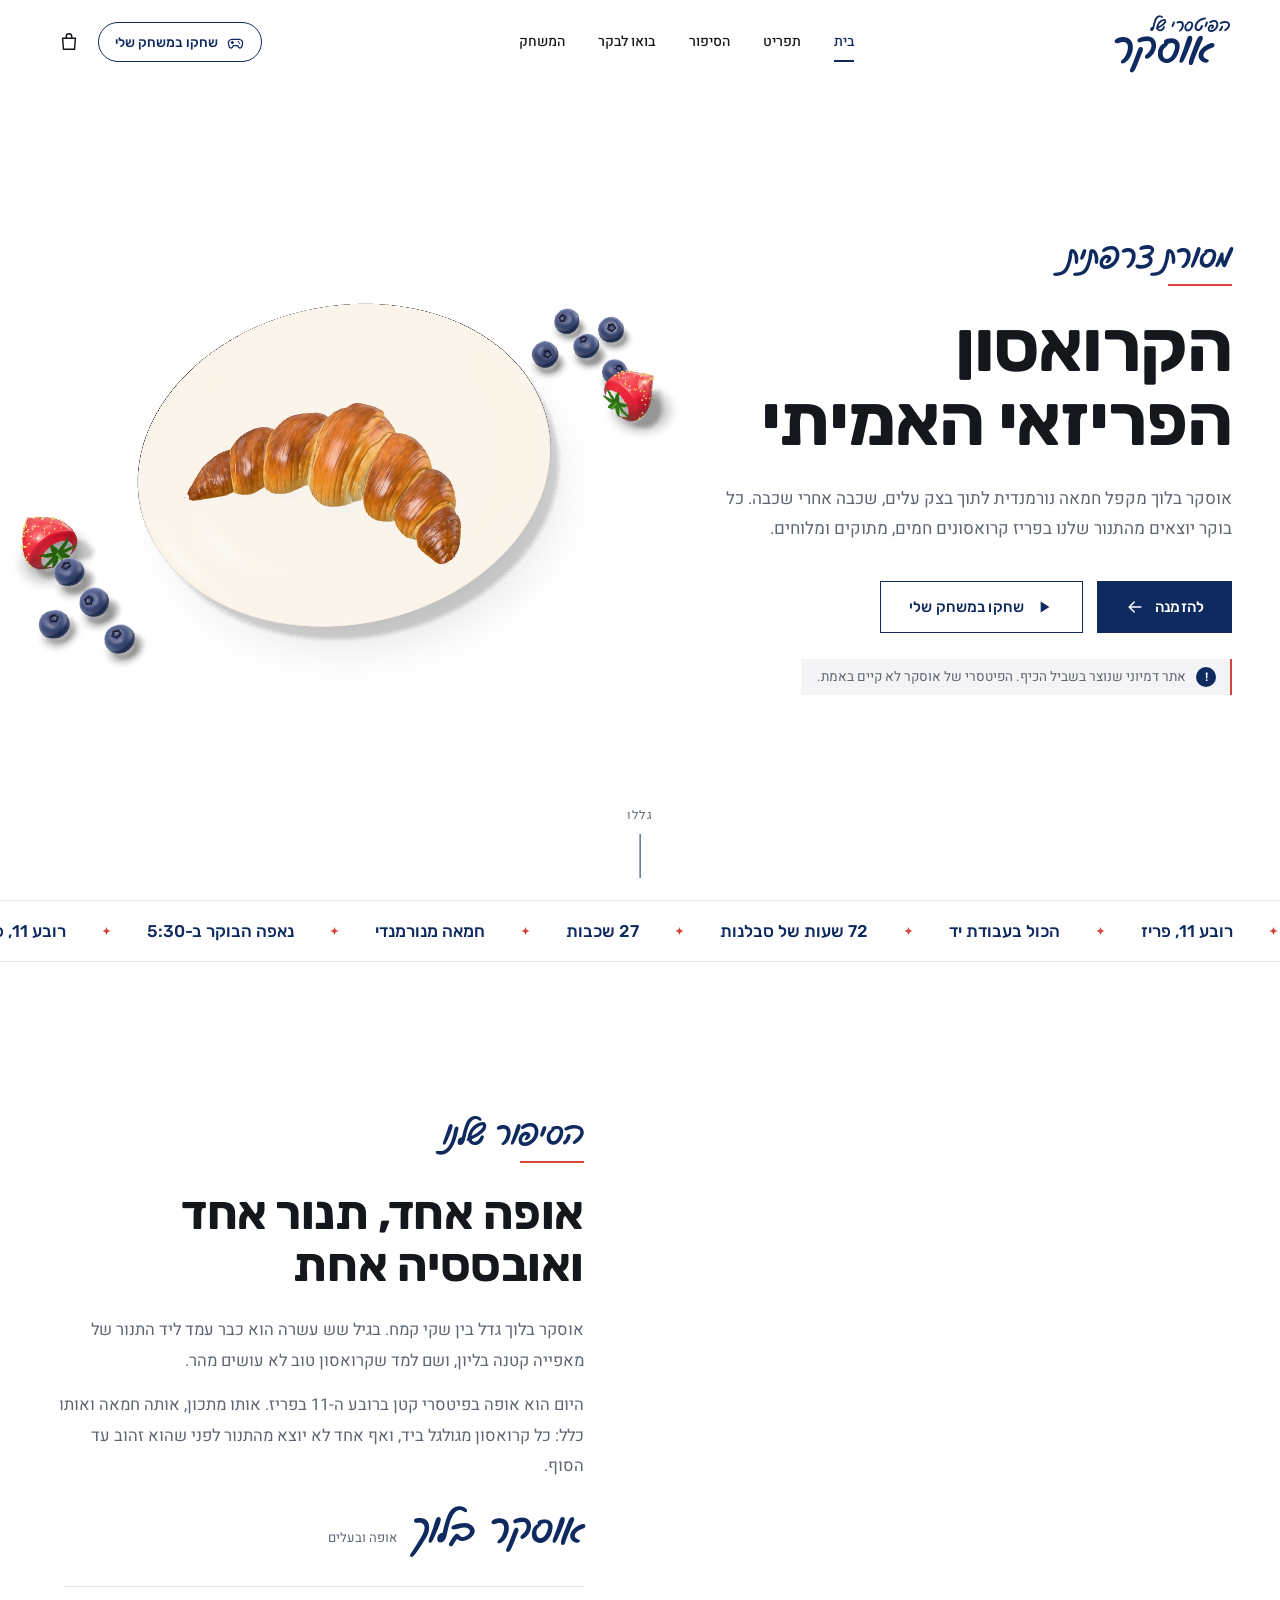
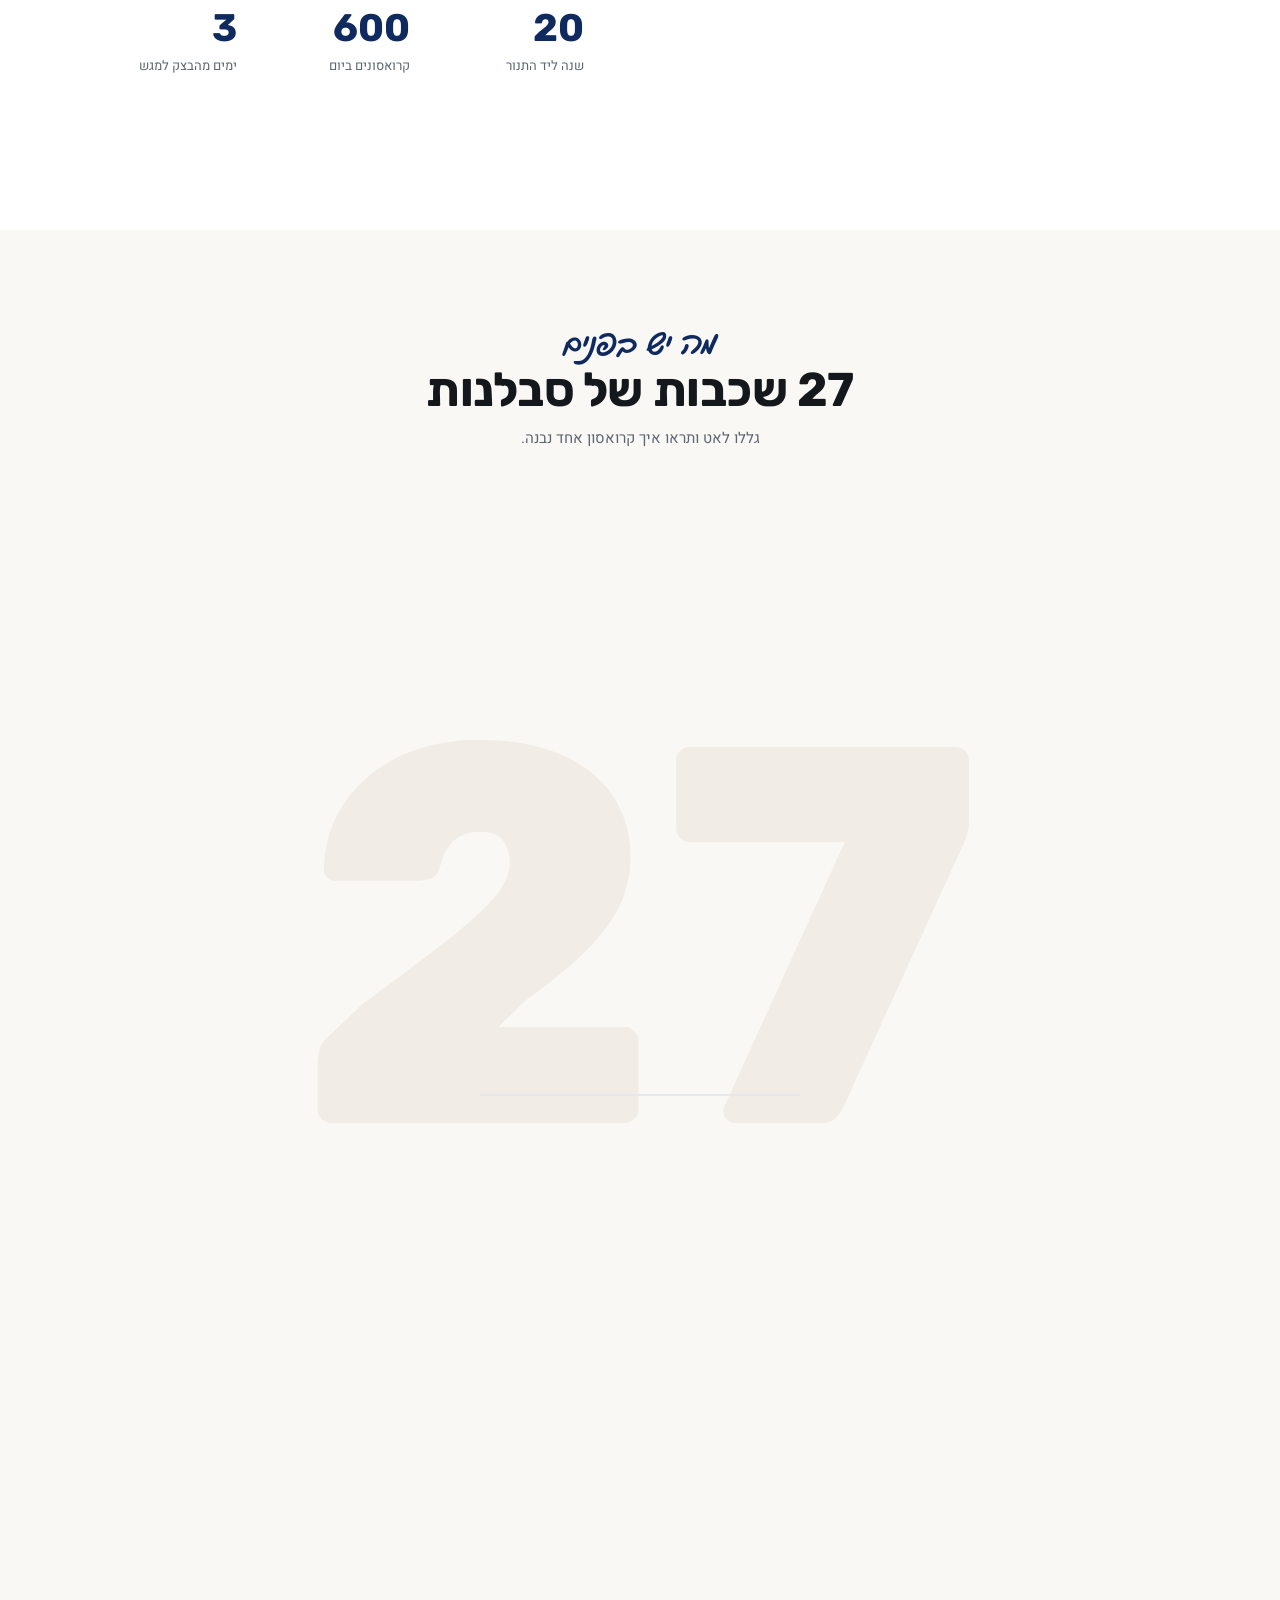
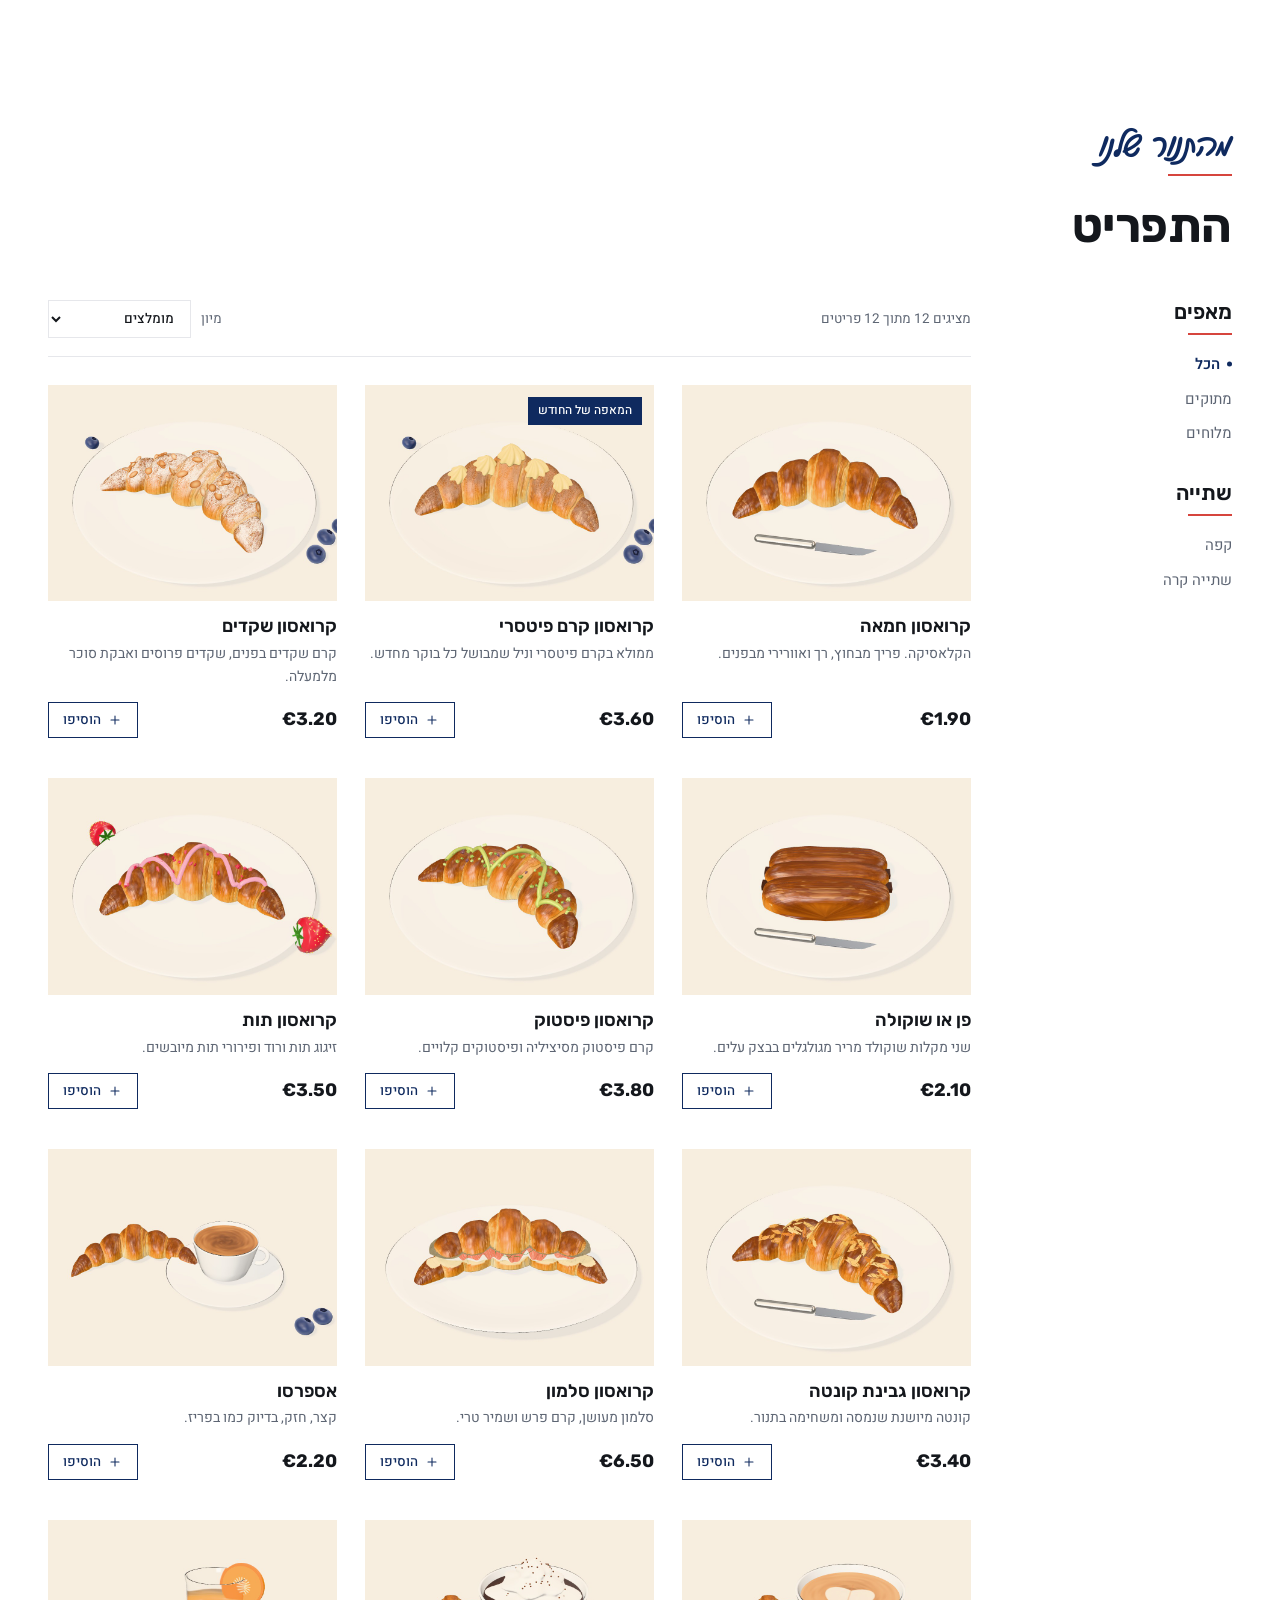
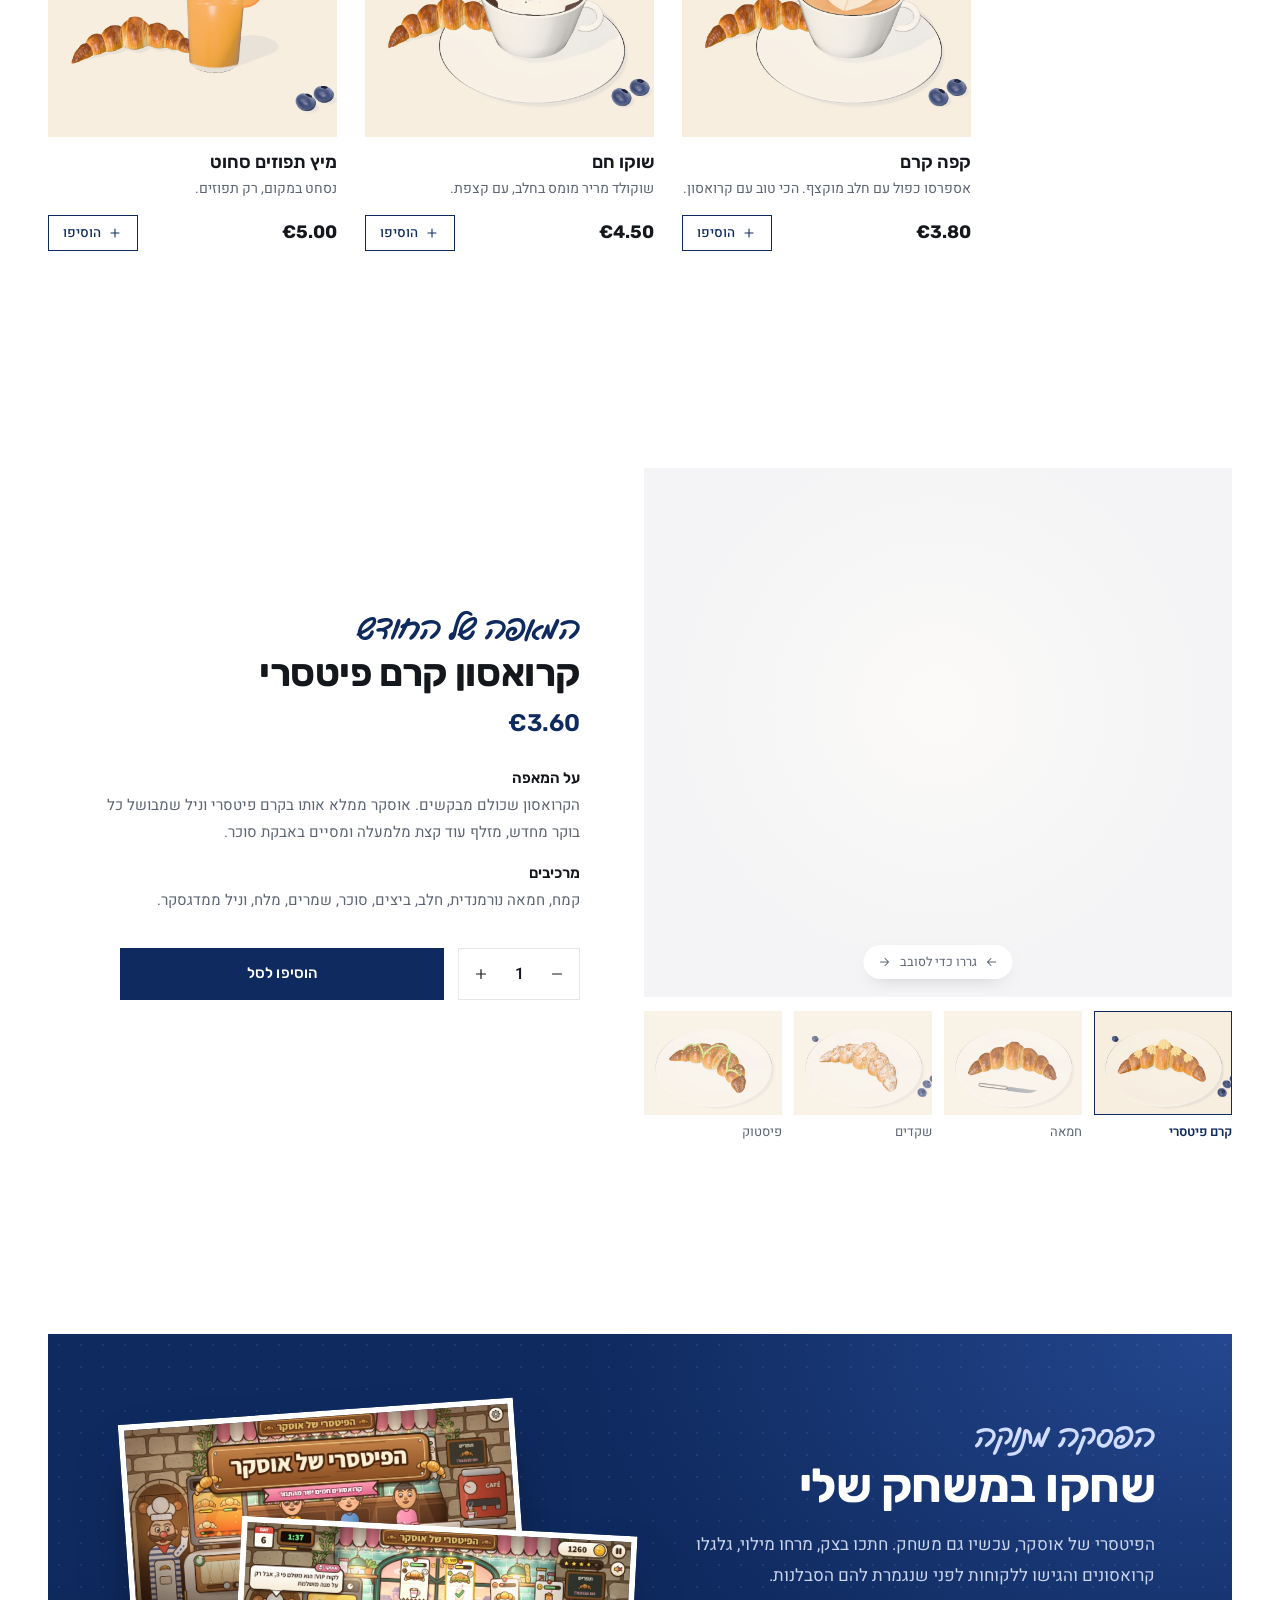
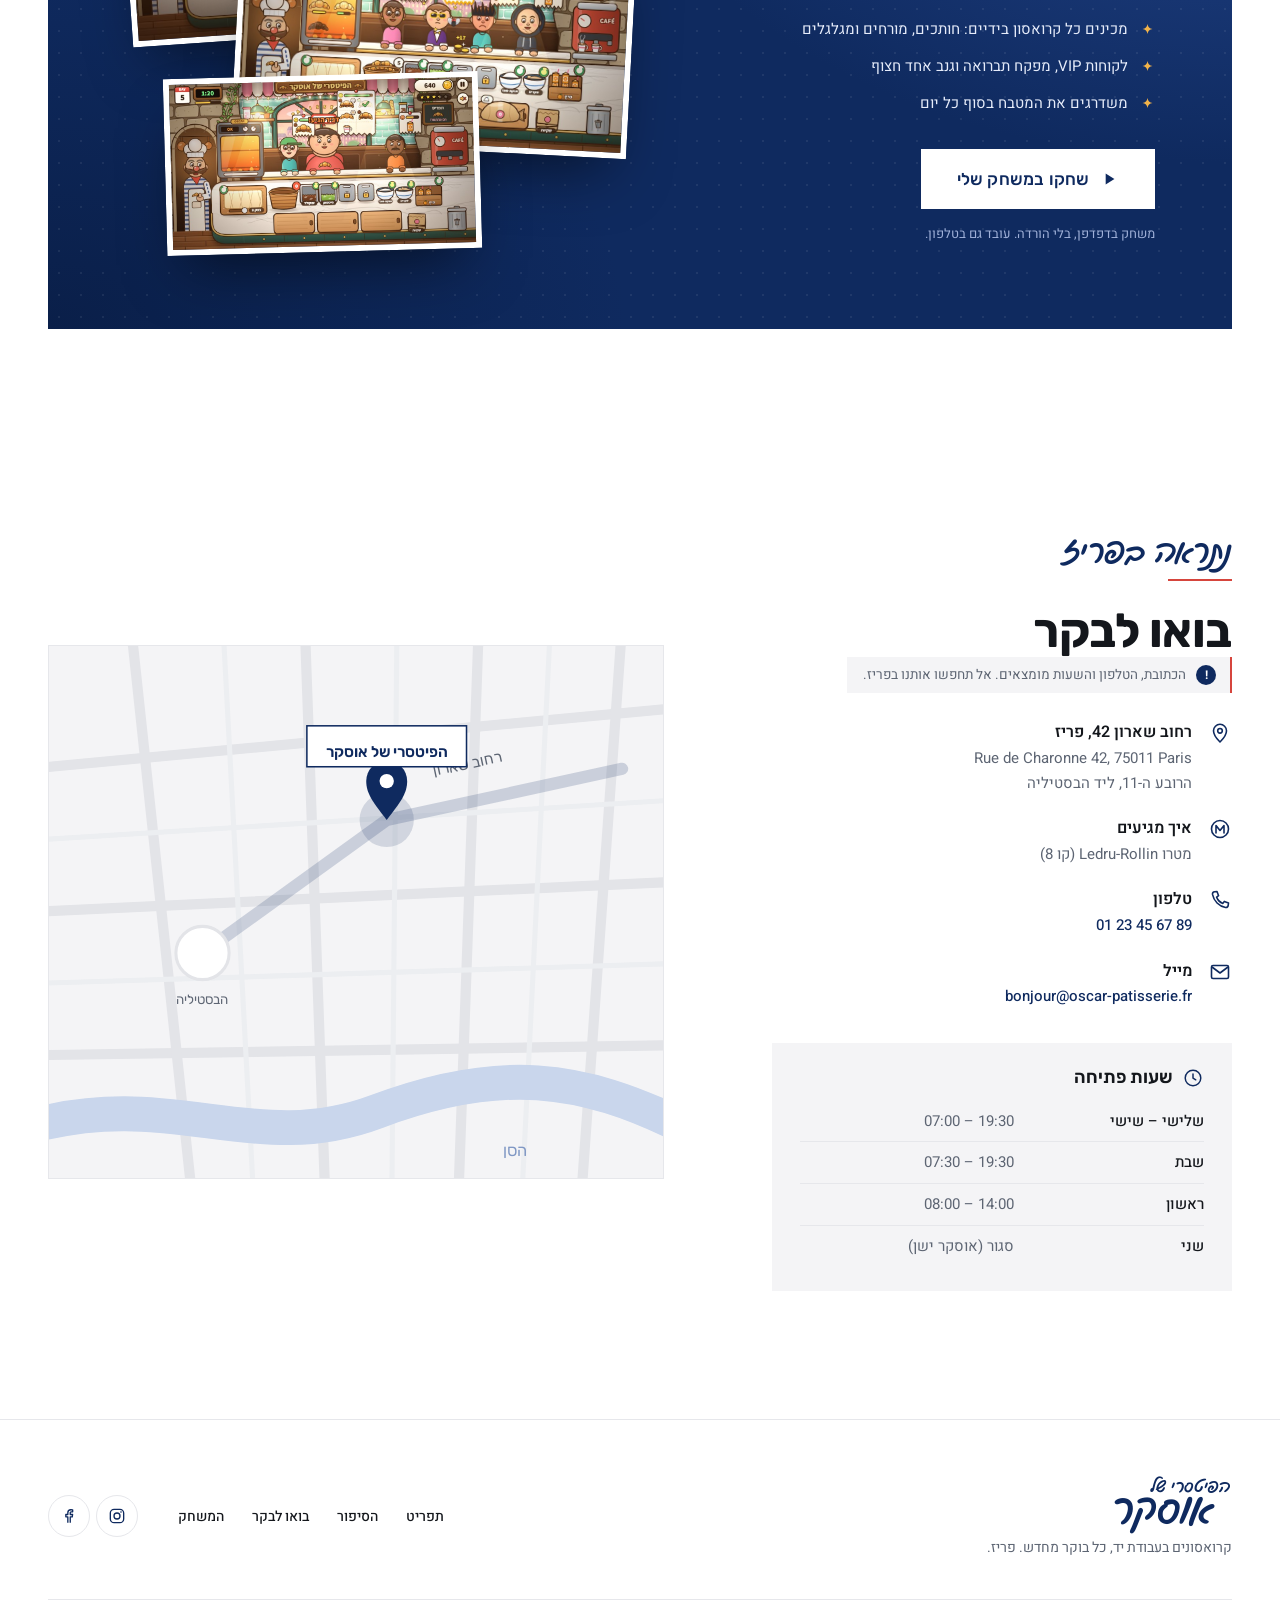
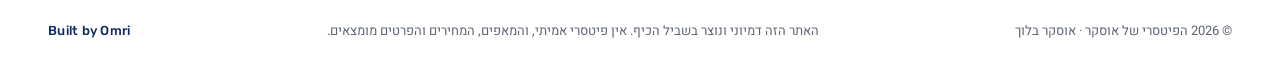
<file: index.html>
<!doctype html>
<html lang="he" dir="rtl">
<head>
<meta charset="utf-8">
<meta name="viewport" content="width=device-width, initial-scale=1, viewport-fit=cover">
<title>הפיטסרי של אוסקר · קרואסונים בעבודת יד בפריז</title>
<meta name="description" content="אתר דמיוני שנוצר בשביל הכיף: הפיטסרי של אוסקר, פיטסרי מומצא בפריז עם קרואסון תלת־ממדי והמשחק של אוסקר.">
<meta name="theme-color" content="#0f2a5f">
<link rel="icon" type="image/png" href="img/favicon.png">
<link rel="preconnect" href="https://fonts.googleapis.com">
<link rel="preconnect" href="https://fonts.gstatic.com" crossorigin>
<link href="https://fonts.googleapis.com/css2?family=Gveret+Levin&family=Heebo:wght@300;400;500;600;700&family=Rubik:wght@400;500;600;700;800&display=swap" rel="stylesheet">
<link rel="stylesheet" href="css/style.css">
</head>
<body>
<svg width="0" height="0" style="position:absolute" aria-hidden="true">
  <symbol id="i-arrow" viewBox="0 0 24 24"><path d="M19 12H5m6-6-6 6 6 6" fill="none" stroke="currentColor" stroke-width="1.8" stroke-linecap="round" stroke-linejoin="round"/></symbol>
  <symbol id="i-bag" viewBox="0 0 24 24"><path d="M5 8h14l-1 12H6L5 8Z M9 8V6a3 3 0 0 1 6 0v2" fill="none" stroke="currentColor" stroke-width="1.6" stroke-linejoin="round"/></symbol>
  <symbol id="i-play" viewBox="0 0 24 24"><path d="M8 5.5v13l10.5-6.5L8 5.5Z" fill="currentColor"/></symbol>
  <symbol id="i-pad" viewBox="0 0 24 24"><path d="M7.5 8h9a4.5 4.5 0 0 1 4.4 5.5l-.9 3.8a2.2 2.2 0 0 1-3.9.8L14.6 16H9.4l-1.5 2.1a2.2 2.2 0 0 1-3.9-.8l-.9-3.8A4.5 4.5 0 0 1 7.5 8Z" fill="none" stroke="currentColor" stroke-width="1.6" stroke-linejoin="round"/><path d="M8 10.5v3M6.5 12h3" stroke="currentColor" stroke-width="1.6" stroke-linecap="round"/><circle cx="15.5" cy="11" r="1" fill="currentColor"/><circle cx="17" cy="13" r="1" fill="currentColor"/></symbol>
  <symbol id="i-x" viewBox="0 0 24 24"><path d="M6 6l12 12M18 6 6 18" fill="none" stroke="currentColor" stroke-width="1.8" stroke-linecap="round"/></symbol>
  <symbol id="i-plus" viewBox="0 0 24 24"><path d="M12 6v12M6 12h12" fill="none" stroke="currentColor" stroke-width="1.6" stroke-linecap="round"/></symbol>
  <symbol id="i-minus" viewBox="0 0 24 24"><path d="M6 12h12" fill="none" stroke="currentColor" stroke-width="1.6" stroke-linecap="round"/></symbol>
  <symbol id="i-pin" viewBox="0 0 24 24"><path d="M12 21s-6.5-6.2-6.5-11.2a6.5 6.5 0 0 1 13 0C18.5 14.8 12 21 12 21Z" fill="none" stroke="currentColor" stroke-width="1.6" stroke-linejoin="round"/><circle cx="12" cy="9.8" r="2.3" fill="none" stroke="currentColor" stroke-width="1.6"/></symbol>
  <symbol id="i-clock" viewBox="0 0 24 24"><circle cx="12" cy="12" r="8.5" fill="none" stroke="currentColor" stroke-width="1.6"/><path d="M12 7.5V12l3 2" fill="none" stroke="currentColor" stroke-width="1.6" stroke-linecap="round"/></symbol>
  <symbol id="i-phone" viewBox="0 0 24 24"><path d="M6.6 3.8 9 3.5l1.6 4.2-2 1.4a11 11 0 0 0 6.3 6.3l1.4-2 4.2 1.6-.3 2.4a2.4 2.4 0 0 1-2.6 2.1A16.6 16.6 0 0 1 4.5 6.4a2.4 2.4 0 0 1 2.1-2.6Z" fill="none" stroke="currentColor" stroke-width="1.6" stroke-linejoin="round"/></symbol>
  <symbol id="i-mail" viewBox="0 0 24 24"><rect x="3.5" y="5.5" width="17" height="13" rx="1.5" fill="none" stroke="currentColor" stroke-width="1.6"/><path d="m4 7 8 6 8-6" fill="none" stroke="currentColor" stroke-width="1.6" stroke-linejoin="round"/></symbol>
  <symbol id="i-metro" viewBox="0 0 24 24"><circle cx="12" cy="12" r="8.5" fill="none" stroke="currentColor" stroke-width="1.6"/><path d="M8 16V8.5l4 5 4-5V16" fill="none" stroke="currentColor" stroke-width="1.6" stroke-linejoin="round" stroke-linecap="round"/></symbol>
  <symbol id="i-insta" viewBox="0 0 24 24"><rect x="4" y="4" width="16" height="16" rx="4.5" fill="none" stroke="currentColor" stroke-width="1.6"/><circle cx="12" cy="12" r="3.6" fill="none" stroke="currentColor" stroke-width="1.6"/><circle cx="16.8" cy="7.2" r="1" fill="currentColor"/></symbol>
  <symbol id="i-fb" viewBox="0 0 24 24"><path d="M13.5 20v-7h2.4l.4-2.8h-2.8V8.4c0-.8.3-1.4 1.4-1.4h1.5V4.6a19 19 0 0 0-2.2-.1c-2.2 0-3.6 1.3-3.6 3.7v2H8.2V13h2.4v7" fill="none" stroke="currentColor" stroke-width="1.6" stroke-linejoin="round"/></symbol>
  <symbol id="i-expand" viewBox="0 0 24 24"><path d="M4 9V4h5M20 9V4h-5M4 15v5h5M20 15v5h-5" fill="none" stroke="currentColor" stroke-width="1.7" stroke-linecap="round" stroke-linejoin="round"/></symbol>
  <symbol id="i-menu" viewBox="0 0 24 24"><path d="M4 7h16M4 12h16M4 17h16" fill="none" stroke="currentColor" stroke-width="1.7" stroke-linecap="round"/></symbol>
  <symbol id="i-spark" viewBox="0 0 24 24"><path d="M12 3c.6 4.6 3.4 7.4 8 8-4.6.6-7.4 3.4-8 8-.6-4.6-3.4-7.4-8-8 4.6-.6 7.4-3.4 8-8Z" fill="currentColor"/></symbol>
  <symbol id="i-whatsapp" viewBox="0 0 24 24"><path d="M4.5 19.5 5.6 16A8 8 0 1 1 8.4 18.6Z" fill="none" stroke="currentColor" stroke-width="1.6" stroke-linejoin="round"/><path d="M9.2 8.6c.2-.4.5-.4.8-.4h.4c.2 0 .4.1.5.4l.6 1.4c.1.2 0 .4-.1.6l-.5.6c.5 1 1.4 1.9 2.5 2.4l.6-.6c.2-.2.4-.2.6-.1l1.4.6c.3.1.4.3.4.5v.4c0 .4-.2.7-.5.9-.6.4-1.5.5-2.5.1a8.7 8.7 0 0 1-4.3-4.3c-.4-1-.3-1.9.1-2.5Z" fill="currentColor"/></symbol>
</svg>

<canvas id="stage" aria-hidden="true"></canvas>

<header class="site-header" id="siteHeader">
  <div class="header-inner">
    <a class="logo" href="#top" aria-label="הפיטסרי של אוסקר, לראש העמוד">
      <span class="logo-top">הפיטסרי של</span>
      <span class="logo-main">אוסקר</span>
    </a>
    <nav class="nav" id="nav" aria-label="ניווט ראשי">
      <a href="#top" data-nav="top">בית</a>
      <a href="#menu" data-nav="menu">תפריט</a>
      <a href="#story" data-nav="story">הסיפור</a>
      <a href="#visit" data-nav="visit">בואו לבקר</a>
      <a href="#game" data-nav="game">המשחק</a>
    </nav>
    <div class="header-actions">
      <button class="play-pill" type="button" data-play-game>
        <svg><use href="#i-pad"/></svg><span>שחקו במשחק שלי</span>
      </button>
      <button class="icon-btn" type="button" aria-label="הסל שלי" data-open-cart>
        <svg><use href="#i-bag"/></svg><span class="cart-count" data-cart-count>0</span>
      </button>
      <button class="icon-btn menu-toggle" type="button" aria-label="פתיחת תפריט" aria-expanded="false" id="menuToggle">
        <svg><use href="#i-menu"/></svg>
      </button>
    </div>
  </div>
</header>

<main>
  <!-- ============ HERO ============ -->
  <section class="hero" id="top">
    <div class="wrap hero-grid">
      <div class="hero-copy">
        <p class="script in-1">מסורת צרפתית</p>
        <span class="accent-line in-2"></span>
        <h1 class="in-3">הקרואסון<br>הפריזאי האמיתי</h1>
        <p class="lead in-4">אוסקר בלוך מקפל חמאה נורמנדית לתוך בצק עלים, שכבה אחרי שכבה. כל בוקר יוצאים מהתנור שלנו בפריז קרואסונים חמים, מתוקים ומלוחים.</p>
        <div class="hero-cta in-5">
          <a class="btn btn-navy" href="#menu">להזמנה<svg><use href="#i-arrow"/></svg></a>
          <button class="btn btn-line" type="button" data-play-game><svg><use href="#i-play"/></svg>שחקו במשחק שלי</button>
        </div>
        <p class="fiction-note in-5"><span>!</span>אתר דמיוני שנוצר בשביל הכיף. הפיטסרי של אוסקר לא קיים באמת.</p>
      </div>
      <div class="hero-art" id="heroArt"></div>
    </div>
    <a class="scroll-cue" href="#story" aria-label="גללו למטה"><span>גללו</span><i></i></a>
  </section>

  <div class="ticker" aria-hidden="true">
    <div class="ticker-track">
      <span>נאפה הבוקר ב-5:30</span><svg><use href="#i-spark"/></svg>
      <span>חמאה מנורמנדי</span><svg><use href="#i-spark"/></svg>
      <span>27 שכבות</span><svg><use href="#i-spark"/></svg>
      <span>72 שעות של סבלנות</span><svg><use href="#i-spark"/></svg>
      <span>הכול בעבודת יד</span><svg><use href="#i-spark"/></svg>
      <span>רובע 11, פריז</span><svg><use href="#i-spark"/></svg>
      <span>נאפה הבוקר ב-5:30</span><svg><use href="#i-spark"/></svg>
      <span>חמאה מנורמנדי</span><svg><use href="#i-spark"/></svg>
      <span>27 שכבות</span><svg><use href="#i-spark"/></svg>
      <span>72 שעות של סבלנות</span><svg><use href="#i-spark"/></svg>
      <span>הכול בעבודת יד</span><svg><use href="#i-spark"/></svg>
      <span>רובע 11, פריז</span><svg><use href="#i-spark"/></svg>
    </div>
  </div>

  <!-- ============ STORY ============ -->
  <section class="story" id="story">
    <div class="wrap story-grid">
      <div class="story-copy">
        <p class="script reveal">הסיפור שלנו</p>
        <span class="accent-line reveal"></span>
        <h2 class="reveal">אופה אחד, תנור אחד<br>ואובססיה אחת</h2>
        <p class="reveal">אוסקר בלוך גדל בין שקי קמח. בגיל שש עשרה הוא כבר עמד ליד התנור של מאפייה קטנה בליון, ושם למד שקרואסון טוב לא עושים מהר.</p>
        <p class="reveal">היום הוא אופה בפיטסרי קטן ברובע ה-11 בפריז. אותו מתכון, אותה חמאה ואותו כלל: כל קרואסון מגולגל ביד, ואף אחד לא יוצא מהתנור לפני שהוא זהוב עד הסוף.</p>
        <div class="signature reveal">
          <span class="sig">אוסקר בלוך</span>
          <span class="sig-role">אופה ובעלים</span>
        </div>
        <dl class="stats reveal">
          <div><dt>20</dt><dd>שנה ליד התנור</dd></div>
          <div><dt>600</dt><dd>קרואסונים ביום</dd></div>
          <div><dt>3</dt><dd>ימים מהבצק למגש</dd></div>
        </dl>
      </div>
      <div class="story-art" id="storyArt"></div>
    </div>
  </section>

  <!-- ============ LAYERS (pinned) ============ -->
  <section class="layers" id="layers">
    <div class="layers-sticky">
      <div class="wrap layers-head">
        <p class="script">מה יש בפנים</p>
        <h2>27 שכבות של סבלנות</h2>
        <p class="layers-sub">גללו לאט ותראו איך קרואסון אחד נבנה.</p>
      </div>
      <div class="layers-stage">
        <div class="layers-art" id="layersArt"></div>
        <ol class="facts" id="facts">
          <li class="fact f1" data-at="0.18"><b>27 שכבות</b><span>הבצק מקופל שלוש פעמים לשלוש. כל שכבת חמאה דקה כמו דף.</span></li>
          <li class="fact f2" data-at="0.36"><b>82% שומן חלב</b><span>חמאת AOP מנורמנדי, קרה כמו אבן כשהיא נכנסת לבצק.</span></li>
          <li class="fact f3" data-at="0.54"><b>72 שעות</b><span>תסיסה איטית במקרר: טעם עמוק וקראנץ' ששומעים.</span></li>
          <li class="fact f4" data-at="0.72"><b>5:30 בבוקר</b><span>המגש הראשון יוצא מהתנור. כשנגמר, נגמר.</span></li>
        </ol>
      </div>
      <div class="layers-progress" aria-hidden="true"><span id="layersBar"></span></div>
    </div>
  </section>

  <!-- ============ MENU ============ -->
  <section class="menu" id="menu">
    <div class="wrap">
      <header class="section-head">
        <p class="script reveal">מהתנור שלנו</p>
        <span class="accent-line reveal"></span>
        <h2 class="reveal">התפריט</h2>
      </header>
      <div class="menu-layout">
        <aside class="menu-side" aria-label="סינון התפריט">
          <h3>מאפים</h3>
          <button type="button" class="filter is-on" data-filter="all">הכל</button>
          <button type="button" class="filter" data-filter="sweet">מתוקים</button>
          <button type="button" class="filter" data-filter="savory">מלוחים</button>
          <h3>שתייה</h3>
          <button type="button" class="filter" data-filter="coffee">קפה</button>
          <button type="button" class="filter" data-filter="cold">שתייה קרה</button>
        </aside>
        <div class="menu-main">
          <div class="menu-bar">
            <span class="menu-count" id="menuCount"></span>
            <label class="sort">מיון
              <select id="menuSort">
                <option value="rank">מומלצים</option>
                <option value="low">מחיר: מהזול ליקר</option>
                <option value="high">מחיר: מהיקר לזול</option>
                <option value="name">לפי שם</option>
              </select>
            </label>
          </div>
          <div class="menu-grid" id="menuGrid"></div>
        </div>
      </div>
    </div>
  </section>

  <!-- ============ FEATURED 3D ============ -->
  <section class="feature" id="feature">
    <div class="wrap feature-grid">
      <div class="feature-media">
        <div class="feature-art" id="featureArt">
          <span class="drag-hint"><svg><use href="#i-arrow"/></svg>גררו כדי לסובב<svg class="flip"><use href="#i-arrow"/></svg></span>
        </div>
        <div class="feature-thumbs" id="featureThumbs"></div>
      </div>
      <div class="feature-info">
        <p class="script">המאפה של החודש</p>
        <h2 id="featTitle">קרואסון קרם פיטסרי</h2>
        <p class="feat-price" id="featPrice"></p>
        <h4>על המאפה</h4>
        <p id="featAbout"></p>
        <h4>מרכיבים</h4>
        <p id="featIngr"></p>
        <div class="buy-row">
          <div class="qty" data-qty>
            <button type="button" aria-label="פחות" data-qty-minus><svg><use href="#i-minus"/></svg></button>
            <output data-qty-val>1</output>
            <button type="button" aria-label="עוד" data-qty-plus><svg><use href="#i-plus"/></svg></button>
          </div>
          <button type="button" class="btn btn-navy grow" id="featAdd">הוסיפו לסל</button>
        </div>
      </div>
    </div>
  </section>

  <!-- ============ GAME ============ -->
  <section class="game" id="game">
    <div class="wrap">
      <div class="game-panel">
        <div class="game-copy">
          <p class="script light reveal">הפסקה מתוקה</p>
          <h2 class="reveal">שחקו במשחק שלי</h2>
          <p class="reveal">הפיטסרי של אוסקר, עכשיו גם משחק. חתכו בצק, מרחו מילוי, גלגלו קרואסונים והגישו ללקוחות לפני שנגמרת להם הסבלנות.</p>
          <ul class="game-feats reveal">
            <li><svg><use href="#i-spark"/></svg>מכינים כל קרואסון בידיים: חותכים, מורחים ומגלגלים</li>
            <li><svg><use href="#i-spark"/></svg>לקוחות VIP, מפקח תברואה וגנב אחד חצוף</li>
            <li><svg><use href="#i-spark"/></svg>משדרגים את המטבח בסוף כל יום</li>
          </ul>
          <button class="btn btn-white big reveal" type="button" data-play-game><svg><use href="#i-play"/></svg>שחקו במשחק שלי</button>
          <p class="game-note reveal">משחק בדפדפן, בלי הורדה. עובד גם בטלפון.</p>
        </div>
        <div class="game-shots" aria-hidden="true">
          <img class="shot s1" src="img/game/title.jpg" alt="" loading="lazy">
          <img class="shot s2" src="img/game/busy.jpg" alt="" loading="lazy">
          <img class="shot s3" src="img/game/dvir.jpg" alt="" loading="lazy">
        </div>
      </div>
    </div>
  </section>

  <!-- ============ VISIT ============ -->
  <section class="visit" id="visit">
    <div class="wrap visit-grid">
      <div class="visit-copy">
        <p class="script reveal">נתראה בפריז</p>
        <span class="accent-line reveal"></span>
        <h2 class="reveal">בואו לבקר</h2>
        <p class="fiction-note reveal"><span>!</span>הכתובת, הטלפון והשעות מומצאים. אל תחפשו אותנו בפריז.</p>
        <ul class="visit-list reveal">
          <li><svg><use href="#i-pin"/></svg><div><b data-c="streetHe"></b><span dir="ltr" data-c="streetFull"></span><span data-c="area"></span></div></li>
          <li><svg><use href="#i-metro"/></svg><div><b>איך מגיעים</b><span data-c="metro"></span></div></li>
          <li><svg><use href="#i-phone"/></svg><div><b>טלפון</b><a dir="ltr" data-c="phone"></a></div></li>
          <li><svg><use href="#i-mail"/></svg><div><b>מייל</b><a dir="ltr" data-c="email"></a></div></li>
        </ul>
        <div class="hours reveal">
          <h3><svg><use href="#i-clock"/></svg>שעות פתיחה</h3>
          <table id="hoursTable"></table>
        </div>
      </div>
      <div class="map reveal" aria-label="מפה של הסביבה">
        <svg viewBox="0 0 600 520" class="map-svg" role="img" aria-label="מפה מאוירת של הרובע ה-11 בפריז">
          <rect width="600" height="520" fill="var(--soft)"/>
          <g stroke="#e3e4e8" stroke-width="10" fill="none" stroke-linecap="round">
            <path d="M-20 120 L620 60"/><path d="M-20 260 L620 230"/><path d="M-20 400 L620 390"/>
            <path d="M80 -20 L140 540"/><path d="M250 -20 L270 540"/><path d="M420 -20 L400 540"/><path d="M560 -20 L520 540"/>
          </g>
          <g stroke="#eceef1" stroke-width="5" fill="none">
            <path d="M-20 190 L620 150"/><path d="M-20 330 L620 310"/><path d="M170 -20 L200 540"/><path d="M340 -20 L335 540"/><path d="M490 -20 L462 540"/>
          </g>
          <path d="M-20 470 C 120 430, 200 500, 320 455 S 520 420, 620 470" stroke="#c9d6ec" stroke-width="34" fill="none" stroke-linecap="round"/>
          <text x="455" y="498" class="map-label river">הסן</text>
          <path d="M150 300 L330 170 L560 120" stroke="#0f2a5f" stroke-opacity=".18" stroke-width="12" fill="none" stroke-linecap="round"/>
          <text x="410" y="120" class="map-label" transform="rotate(-12 410 120)">רחוב שארון</text>
          <circle cx="150" cy="300" r="26" fill="#fff" stroke="#e3e4e8" stroke-width="3"/>
          <text x="150" y="350" class="map-label small">הבסטיליה</text>
          <g class="map-pin" transform="translate(330 170)">
            <circle r="34" fill="#0f2a5f" opacity=".12"><animate attributeName="r" values="18;40;18" dur="2.6s" repeatCount="indefinite"/><animate attributeName="opacity" values=".25;0;.25" dur="2.6s" repeatCount="indefinite"/></circle>
            <path d="M0 0 C -14 -18, -20 -26, -20 -38 A 20 20 0 0 1 20 -38 C 20 -26, 14 -18, 0 0 Z" fill="#0f2a5f"/>
            <circle cy="-38" r="7" fill="#fff"/>
          </g>
          <g transform="translate(330 104)">
            <rect x="-78" y="-26" width="156" height="40" fill="#fff" stroke="#0f2a5f" stroke-width="1.5"/>
            <text y="1" class="map-label pin">הפיטסרי של אוסקר</text>
          </g>
        </svg>
      </div>
    </div>
  </section>
</main>

<footer class="site-footer">
  <div class="wrap footer-grid">
    <div>
      <a class="logo" href="#top"><span class="logo-top">הפיטסרי של</span><span class="logo-main">אוסקר</span></a>
      <p class="foot-tag">קרואסונים בעבודת יד, כל בוקר מחדש. פריז.</p>
    </div>
    <nav class="foot-nav" aria-label="קישורים">
      <a href="#menu">תפריט</a><a href="#story">הסיפור</a><a href="#visit">בואו לבקר</a><a href="#game" >המשחק</a>
    </nav>
    <div class="foot-social">
      <a data-c="instagram" aria-label="אינסטגרם"><svg><use href="#i-insta"/></svg></a>
      <a data-c="facebook" aria-label="פייסבוק"><svg><use href="#i-fb"/></svg></a>
    </div>
  </div>
  <div class="wrap foot-bottom"><span>© <span id="year">2026</span> הפיטסרי של אוסקר · אוסקר בלוך</span><span>האתר הזה דמיוני ונוצר בשביל הכיף. אין פיטסרי אמיתי, והמאפים, המחירים והפרטים מומצאים.</span><span class="credit" dir="ltr">Built by Omri</span></div>
</footer>

<!-- ============ BASKET ============ -->
<div class="scrim" id="scrim" hidden></div>
<aside class="cart" id="cart" aria-label="הסל שלך" aria-hidden="true">
  <div class="cart-head">
    <h2>הסל שלך</h2>
    <button class="icon-btn" type="button" aria-label="סגירת הסל" data-close-cart><svg><use href="#i-x"/></svg></button>
  </div>
  <div class="cart-body" id="cartBody"></div>
  <div class="cart-foot" id="cartFoot">
    <h3>סיכום</h3>
    <dl class="totals">
      <div><dt>סכום ביניים</dt><dd id="cartSub"></dd></div>
      <div><dt>איסוף מהחנות</dt><dd>חינם</dd></div>
      <div class="total"><dt>סה״כ</dt><dd id="cartTotal"></dd></div>
    </dl>
    <button type="button" class="btn btn-navy full" id="cartSend"><svg><use href="#i-bag"/></svg>שליחת ההזמנה</button>
    <p class="cart-note">זה אתר לכיף, אז ההזמנה לא נשלחת לשום מקום.</p>
    <div class="cart-fun" id="cartFun" hidden>
      <b>ההזמנה לא נשלחה, כי הפיטסרי הזה לא קיים באמת.</b>
      <p>אבל את הקרואסונים אפשר לאפות בעצמכם, במשחק.</p>
      <button type="button" class="btn btn-line full" data-play-game><svg><use href="#i-play"/></svg>שחקו במשחק שלי</button>
    </div>
  </div>
</aside>

<!-- ============ GAME OVERLAY ============ -->
<div class="game-overlay" id="gameOverlay" role="dialog" aria-modal="true" aria-label="המשחק של אוסקר" hidden>
  <div class="go-bar">
    <span class="go-title">הפיטסרי של אוסקר · המשחק</span>
    <div class="go-actions">
      <button type="button" class="go-btn" id="gameFull" aria-label="מסך מלא"><svg><use href="#i-expand"/></svg><span>מסך מלא</span></button>
      <button type="button" class="go-btn" id="gameClose" aria-label="סגירת המשחק"><svg><use href="#i-x"/></svg><span>חזרה לאתר</span></button>
    </div>
  </div>
  <div class="go-frame">
    <div class="go-loading" id="gameLoading"><span></span>טוען את המשחק…</div>
    <iframe id="gameFrame" title="הפיטסרי של אוסקר, המשחק" allow="autoplay; fullscreen"></iframe>
  </div>
</div>

<div class="toast" id="toast" role="status" aria-live="polite"></div>

<script src="data.js"></script>
<script src="app.js"></script>
</body>
</html>
</file>
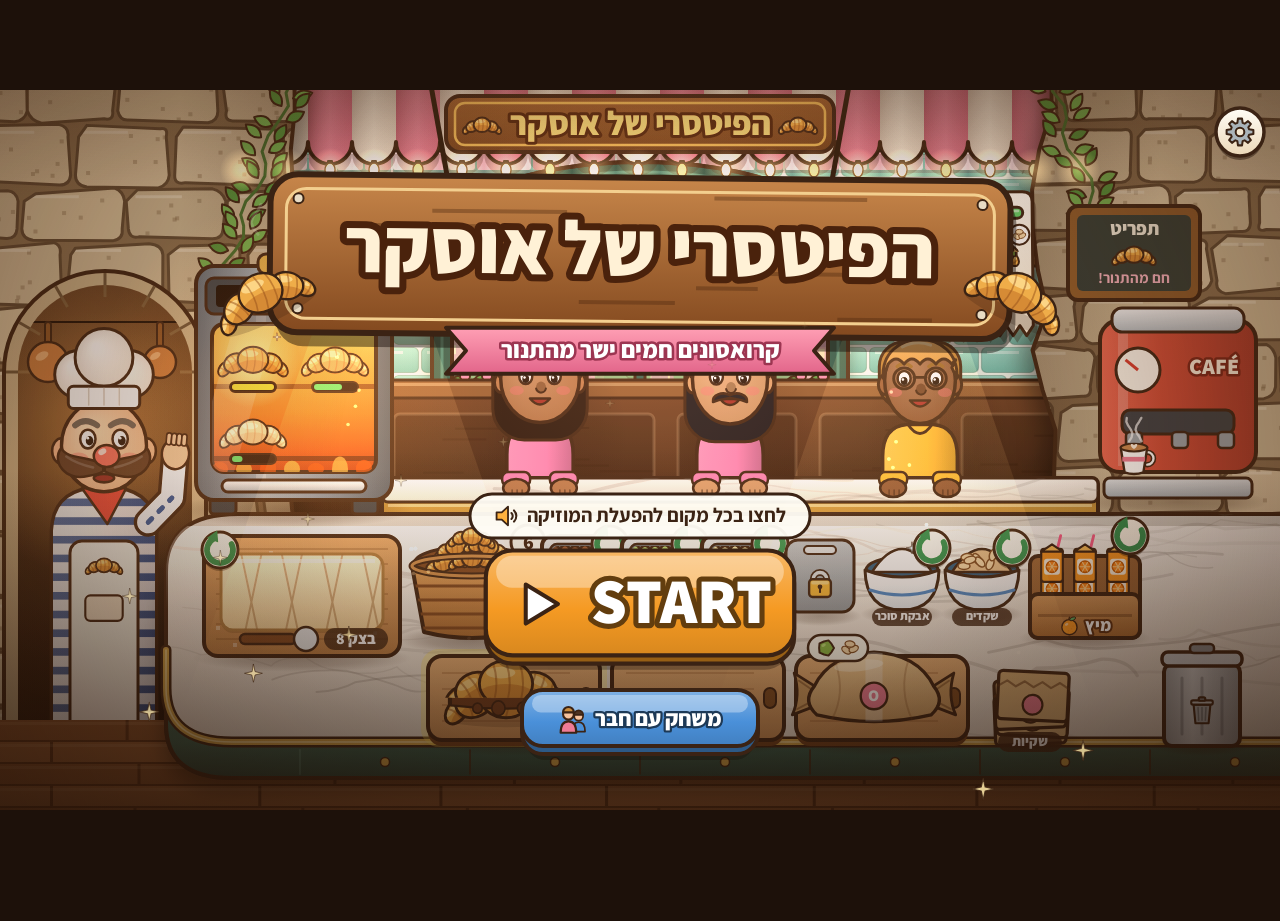
<file: game/index.html>
<!doctype html>
<html lang="he" dir="rtl">
<head>
<meta charset="utf-8">
<meta name="viewport" content="width=device-width, initial-scale=1, user-scalable=no">
<title>הפיטסרי של אוסקר</title>
<style>
  @font-face { font-family: 'Assistant'; src: url('assets/Assistant.ttf') format('truetype'); font-weight: 200 800; }
  html, body { margin: 0; height: 100%; background: #1d110a; overflow: hidden; overscroll-behavior: none; -webkit-tap-highlight-color: transparent; -webkit-touch-callout: none; }
  canvas { display: block; width: 100%; height: 100%; touch-action: none; user-select: none; -webkit-user-select: none; }
  #fontwarm { position: absolute; opacity: 0; pointer-events: none; font-family: 'Assistant'; font-weight: 800; }
</style>
</head>
<body>
<canvas id="game"></canvas>
<input id="codeInput" type="text" autocomplete="off" autocapitalize="off" autocorrect="off" spellcheck="false" dir="ltr" enterkeyhint="go" placeholder="apple-river-cake-moon">
<style>
  #codeInput { position: absolute; display: none; box-sizing: border-box; margin: 0; padding: 0 12px; border: none; outline: none;
    background: transparent; color: #2f5d50; font-family: 'Assistant', 'Segoe UI', sans-serif; font-weight: 800; text-align: center; }
  #codeInput::placeholder { color: rgba(59,35,20,.28); }
</style>
<div id="fontwarm">הפיטסרי של אוסקר 0123</div>
<audio id="music" src="assets/oscar.mp3" loop preload="auto"></audio>
<script src="src/core.js"></script>
<script src="src/data.js"></script>
<script src="src/game.js"></script>
<script src="src/game-people.js"></script>
<script src="src/art-base.js"></script>
<script src="src/icons.js"></script>
<script src="src/art-scene.js"></script>
<script src="src/art-stations.js"></script>
<script src="src/art-items.js"></script>
<script src="src/art-people.js"></script>
<script src="src/art-world.js"></script>
<script src="src/cinema.js"></script>
<script src="src/net.js"></script>
<script src="src/ui.js"></script>
<script src="src/ui-screens.js"></script>
<script src="src/ui-mp.js"></script>
<script src="src/play.js"></script>
<script src="src/app.js"></script>
<script>
  if (location.search.includes('test=1')) {
    const s = document.createElement('script');
    s.src = 'tools/test-scenes.js';
    s.onload = () => OP.App.init();
    document.body.appendChild(s);
  } else {
    OP.App.init();
  }
</script>
</body>
</html>
</file>
<file: css/style.css>
/* הפיטסרי של אוסקר — white, navy and a thin red line, after the reference */
:root {
  color-scheme: light;
  --navy: #0f2a5f;
  --navy-2: #1c3d80;
  --ink: #14171c;
  --muted: #5d6573;
  --line: #e6e7eb;
  --soft: #f4f4f6;
  --warm: #faf8f5;
  --red: #d6453d;
  --bg: #ffffff;
  --wrap: 1240px;
  --pad: clamp(20px, 4vw, 48px);
  --f-body: 'Heebo', 'Segoe UI', system-ui, sans-serif;
  --f-head: 'Rubik', 'Heebo', 'Segoe UI', sans-serif;
  --f-script: 'Gveret Levin', 'Heebo', cursive;
  --ease: cubic-bezier(.2, .7, .2, 1);
  --header-h: 84px;
}

*, *::before, *::after { box-sizing: border-box; }
[hidden] { display: none !important; }
html { -webkit-text-size-adjust: 100%; scroll-behavior: auto; }
html.lenis, html.lenis body { height: auto; }
.lenis.lenis-smooth { scroll-behavior: auto !important; }
.lenis.lenis-stopped { overflow: hidden; }
body {
  margin: 0;
  background: var(--bg);
  color: var(--ink);
  font-family: var(--f-body);
  font-size: 16px;
  line-height: 1.65;
  -webkit-font-smoothing: antialiased;
  overflow-x: clip;
}
img { display: block; max-width: 100%; }
button { font: inherit; color: inherit; background: none; border: 0; padding: 0; cursor: pointer; }
a { color: inherit; text-decoration: none; }
svg { width: 1em; height: 1em; flex: none; }
h1, h2, h3, h4 { font-family: var(--f-head); margin: 0; line-height: 1.1; }
p { margin: 0; }
bdi { unicode-bidi: isolate; }
:focus-visible { outline: 2px solid var(--navy); outline-offset: 3px; }

.wrap { width: min(var(--wrap), 100% - var(--pad) * 2); margin-inline: auto; }

/* ---------------------------------------------------------------- 3D layer */
#stage {
  position: fixed;
  inset: 0;
  width: 100%;
  height: 100%;
  z-index: 5;
  pointer-events: none;
  opacity: 0;
  transition: opacity 1s var(--ease);
}
.stage-ready #stage { opacity: 1; }

/* ---------------------------------------------------------------- type bits */
.script {
  font-family: var(--f-script);
  color: var(--navy);
  font-size: clamp(26px, 2.5vw, 36px);
  line-height: 1.1;
  margin-bottom: 6px;
}
.script.light { color: #cfdcff; }
.accent-line { display: block; width: 64px; height: 2px; background: var(--red); margin: 10px 0 24px; }
h2 { font-size: clamp(32px, 3.7vw, 54px); font-weight: 700; letter-spacing: -0.01em; }

/* ---------------------------------------------------------------- buttons */
.btn {
  display: inline-flex;
  align-items: center;
  justify-content: center;
  gap: 10px;
  min-height: 52px;
  padding: 0 28px;
  font-family: var(--f-head);
  font-weight: 500;
  font-size: 15px;
  letter-spacing: .01em;
  transition: background .25s var(--ease), color .25s var(--ease), transform .25s var(--ease), box-shadow .25s var(--ease), border-color .25s;
  white-space: nowrap;
}
.btn svg { font-size: 20px; transition: transform .3s var(--ease); }
.btn-navy { background: var(--navy); color: #fff; }
.btn-navy:hover { background: var(--navy-2); box-shadow: 0 14px 30px -14px rgba(15, 42, 95, .7); }
.btn-navy:hover svg { transform: translateX(-4px); }
.btn-line { border: 1.5px solid var(--navy); color: var(--navy); background: transparent; }
.btn-line:hover { background: var(--navy); color: #fff; }
.btn-white { background: #fff; color: var(--navy); }
.btn-white:hover { background: #eef2fb; transform: translateY(-2px); }
.btn.big { min-height: 60px; padding: 0 36px; font-size: 17px; }
.btn.full { width: 100%; }
.btn.grow { flex: 1; }

/* ---------------------------------------------------------------- header */
.site-header {
  position: fixed;
  inset: 0 0 auto;
  z-index: 50;
  height: var(--header-h);
  transition: background .35s var(--ease), box-shadow .35s var(--ease), height .35s var(--ease);
}
.site-header.is-scrolled {
  background: rgba(255, 255, 255, .9);
  -webkit-backdrop-filter: saturate(1.4) blur(14px);
  backdrop-filter: saturate(1.4) blur(14px);
  box-shadow: 0 1px 0 var(--line);
  --header-h: 70px;
}
.header-inner {
  height: 100%;
  width: min(1320px, 100% - var(--pad) * 2);
  margin-inline: auto;
  display: grid;
  grid-template-columns: auto 1fr auto;
  align-items: center;
  gap: 24px;
}
.logo { display: inline-flex; flex-direction: column; color: var(--navy); font-family: var(--f-script); line-height: .78; }
.logo-top { font-size: 17px; margin-inline-start: 2px; }
.logo-main { font-size: 42px; margin-inline-start: 18px; }
.nav { display: flex; justify-content: center; gap: clamp(18px, 2.6vw, 40px); font-size: 14px; font-weight: 500; }
.nav a { position: relative; padding: 6px 0; color: var(--ink); transition: color .2s; }
.nav a::after {
  content: '';
  position: absolute;
  inset-inline: 0;
  bottom: -2px;
  height: 1.5px;
  background: var(--navy);
  transform: scaleX(0);
  transition: transform .35s var(--ease);
}
.nav a:hover, .nav a.is-active { color: var(--navy); }
.nav a.is-active::after, .nav a:hover::after { transform: scaleX(1); }
.header-actions { display: flex; align-items: center; gap: 8px; }
.play-pill {
  display: inline-flex;
  align-items: center;
  gap: 8px;
  height: 40px;
  padding: 0 16px;
  border: 1.5px solid var(--navy);
  color: var(--navy);
  font-family: var(--f-head);
  font-size: 13.5px;
  font-weight: 500;
  border-radius: 999px;
  transition: background .25s, color .25s;
}
.play-pill svg { font-size: 19px; }
.play-pill:hover { background: var(--navy); color: #fff; }
.icon-btn {
  position: relative;
  width: 42px;
  height: 42px;
  display: grid;
  place-items: center;
  border-radius: 50%;
  color: var(--ink);
  transition: background .2s;
}
.icon-btn svg { font-size: 22px; }
.icon-btn:hover { background: var(--soft); }
.cart-count {
  position: absolute;
  top: 3px;
  inset-inline-end: 2px;
  min-width: 18px;
  height: 18px;
  padding: 0 5px;
  border-radius: 9px;
  background: var(--red);
  color: #fff;
  font-size: 11px;
  font-weight: 700;
  line-height: 18px;
  text-align: center;
  transform: scale(0);
  transition: transform .3s var(--ease);
}
.cart-count.has { transform: scale(1); }
.cart-count.bump { animation: bump .5s var(--ease); }
@keyframes bump { 40% { transform: scale(1.45); } }
.menu-toggle { display: none; }

/* ---------------------------------------------------------------- hero */
.hero {
  position: relative;
  min-height: max(640px, 100svh);
  display: flex;
  align-items: center;
  padding-block: calc(var(--header-h) + 20px) 70px;
}
.hero-grid { display: grid; grid-template-columns: minmax(0, 0.95fr) minmax(0, 1.05fr); align-items: center; gap: 40px; }
.hero-copy { position: relative; z-index: 6; }
.hero h1 { font-size: clamp(44px, 5.6vw, 84px); font-weight: 700; letter-spacing: -0.015em; line-height: 1.03; margin-bottom: 26px; }
.lead { font-size: 17px; line-height: 1.8; color: var(--muted); max-width: 30em; margin-bottom: 36px; }
.hero-cta { display: flex; flex-wrap: wrap; gap: 14px; }
.hero-art { width: 100%; aspect-ratio: 1 / 0.92; }
.scroll-cue {
  position: absolute;
  bottom: 22px;
  left: 50%;
  translate: -50% 0;
  display: flex;
  flex-direction: column;
  align-items: center;
  gap: 8px;
  font-size: 12px;
  letter-spacing: .12em;
  color: var(--muted);
}
.scroll-cue i { width: 1px; height: 44px; background: linear-gradient(var(--navy) 50%, var(--line) 50%); background-size: 100% 200%; animation: cue 2.2s var(--ease) infinite; }
@keyframes cue { from { background-position: 0 100%; } to { background-position: 0 -100%; } }

/* intro (pure CSS so the headline never waits on JS) */
.motion .in-1, .motion .in-2, .motion .in-3, .motion .in-4, .motion .in-5 { animation: rise 1.1s var(--ease) both; }
.motion .in-2 { animation-name: grow; animation-delay: .15s; transform-origin: right; }
.motion .in-3 { animation-delay: .22s; }
.motion .in-4 { animation-delay: .38s; }
.motion .in-5 { animation-delay: .52s; }
@keyframes rise { from { opacity: 0; translate: 0 34px; } to { opacity: 1; translate: 0 0; } }
@keyframes grow { from { transform: scaleX(0); } to { transform: scaleX(1); } }

/* ---------------------------------------------------------------- ticker */
.ticker { position: relative; z-index: 1; border-block: 1px solid var(--line); overflow: hidden; padding: 16px 0; background: #fff; }
.ticker-track { display: flex; align-items: center; gap: 34px; width: max-content; direction: ltr; animation: ticker 38s linear infinite; }
.ticker-track span { font-family: var(--f-head); font-weight: 500; font-size: 17px; color: var(--navy); white-space: nowrap; direction: rtl; }
.ticker-track svg { color: var(--red); font-size: 13px; }
@keyframes ticker { to { transform: translateX(-50%); } }
@media (prefers-reduced-motion: reduce) { .ticker-track { animation: none; } }

/* ---------------------------------------------------------------- story */
.story { padding: clamp(90px, 12vw, 170px) 0; }
.story-grid { display: grid; grid-template-columns: minmax(0, 1.05fr) minmax(0, 0.95fr); grid-template-areas: "art copy"; align-items: center; gap: 56px; }
.story-art { grid-area: art; width: 100%; aspect-ratio: 1.15 / 1; }
.story-copy { grid-area: copy; position: relative; z-index: 6; }
.story-copy h2 { margin-bottom: 24px; }
.story-copy > p:not(.script) { color: var(--muted); font-size: 16.5px; line-height: 1.85; max-width: 34em; margin-bottom: 14px; }
.signature { display: flex; align-items: baseline; gap: 14px; margin: 26px 0 38px; }
.sig { font-family: var(--f-script); font-size: 40px; color: var(--navy); line-height: 1; }
.sig-role { font-size: 13px; color: var(--muted); }
.stats { display: grid; grid-template-columns: repeat(3, 1fr); margin: 0; border-top: 1px solid var(--line); max-width: 520px; }
.stats div { padding: 22px 0 0; }
.stats dt { font-family: var(--f-head); font-weight: 700; font-size: clamp(30px, 3vw, 42px); color: var(--navy); line-height: 1; }
.stats dd { margin: 8px 0 0; font-size: 13px; color: var(--muted); }

/* ---------------------------------------------------------------- layers (pinned) */
.layers { position: relative; height: 330vh; background: var(--warm); }
.layers-sticky {
  position: sticky;
  top: 0;
  height: 100vh;
  height: 100svh;
  overflow: hidden;
  display: flex;
  flex-direction: column;
  padding-top: calc(var(--header-h) + 12px);
}
.layers-sticky::before {
  content: '27';
  position: absolute;
  inset: auto 0 -6vw;
  text-align: center;
  font-family: var(--f-head);
  font-weight: 800;
  font-size: 42vw;
  line-height: 1;
  color: #f1ede6;
  pointer-events: none;
}
.layers-head { position: relative; text-align: center; }
.layers-head .script { margin-bottom: 2px; }
.layers-sub { color: var(--muted); margin-top: 10px; font-size: 15px; }
.layers-stage { position: relative; flex: 1; width: min(1200px, 100% - var(--pad) * 2); margin: 0 auto; display: grid; place-items: center; }
.layers-art { width: min(760px, 70%); aspect-ratio: 2 / 1; }
.facts { position: absolute; inset: 0; list-style: none; margin: 0; padding: 0; pointer-events: none; }
.fact {
  position: absolute;
  width: min(250px, 24vw);
  padding: 18px 20px;
  background: rgba(255, 255, 255, .92);
  border: 1px solid var(--line);
  box-shadow: 0 18px 40px -26px rgba(20, 23, 28, .35);
}
.fact b { display: block; font-family: var(--f-head); font-weight: 700; font-size: 22px; color: var(--navy); margin-bottom: 4px; }
.fact span { font-size: 14px; line-height: 1.6; color: var(--muted); }
.fact::before { content: ''; position: absolute; top: 0; inset-inline-start: 0; width: 34px; height: 2px; background: var(--red); }
.f1 { top: 8%; right: 0; }
.f2 { bottom: 10%; right: 4%; }
.f3 { top: 8%; left: 0; }
.f4 { bottom: 10%; left: 4%; }
.js .fact { opacity: 0; translate: 0 22px; transition: opacity .6s var(--ease), translate .6s var(--ease); }
.js .fact.on { opacity: 1; translate: 0 0; }
.layers-progress { position: relative; width: min(320px, 60%); height: 2px; margin: 0 auto 34px; background: var(--line); }
.layers-progress span { position: absolute; inset: 0; background: var(--navy); transform: scaleX(0); transform-origin: right; }

/* ---------------------------------------------------------------- menu */
.menu { position: relative; z-index: 6; background: #fff; padding: clamp(90px, 10vw, 140px) 0 clamp(70px, 8vw, 110px); }
.section-head { margin-bottom: 48px; }
.menu-layout { display: grid; grid-template-columns: 210px minmax(0, 1fr); gap: clamp(28px, 4vw, 60px); align-items: start; }
.menu-side { position: sticky; top: calc(var(--header-h) + 30px); display: flex; flex-direction: column; align-items: flex-start; }
.menu-side h3 { font-size: 21px; font-weight: 600; margin: 0 0 12px; position: relative; padding-bottom: 12px; }
.menu-side h3::after { content: ''; position: absolute; bottom: 0; inset-inline-start: 0; width: 44px; height: 2px; background: var(--red); }
.menu-side h3:not(:first-child) { margin-top: 30px; }
.filter { padding: 5px 0; font-size: 15px; color: var(--muted); transition: color .2s, padding .3s var(--ease); }
.filter:hover { color: var(--ink); }
.filter.is-on { color: var(--navy); font-weight: 600; padding-inline-start: 12px; position: relative; }
.filter.is-on::before { content: ''; position: absolute; inset-inline-start: 0; top: 50%; width: 5px; height: 5px; border-radius: 50%; background: var(--navy); translate: 0 -50%; }
.menu-bar { display: flex; justify-content: space-between; align-items: center; gap: 16px; padding-bottom: 18px; margin-bottom: 28px; border-bottom: 1px solid var(--line); font-size: 13.5px; color: var(--muted); }
.sort { display: flex; align-items: center; gap: 10px; }
.sort select {
  font: inherit;
  color: var(--ink);
  font-weight: 500;
  padding: 7px 12px;
  border: 1px solid var(--line);
  background: #fff;
  border-radius: 0;
  cursor: pointer;
}
.menu-grid { display: grid; grid-template-columns: repeat(3, minmax(0, 1fr)); gap: 40px 28px; }
.card { display: flex; flex-direction: column; animation: cardIn .6s var(--ease) both; animation-delay: calc(var(--i) * 45ms); }
@keyframes cardIn { from { opacity: 0; translate: 0 18px; } to { opacity: 1; translate: 0 0; } }
.card-img { position: relative; overflow: hidden; background: var(--soft); aspect-ratio: 4 / 3; }
.card-img img { width: 100%; height: 100%; object-fit: cover; transition: transform .8s var(--ease); }
.card:hover .card-img img { transform: scale(1.06); }
.card-tag { position: absolute; top: 12px; inset-inline-start: 12px; background: var(--navy); color: #fff; font-size: 12px; font-weight: 500; padding: 4px 10px; }
.card-body { display: flex; flex-direction: column; flex: 1; padding-top: 16px; }
.card h3 { font-size: 18px; font-weight: 600; margin-bottom: 6px; }
.card-body p { font-size: 14px; line-height: 1.6; color: var(--muted); margin-bottom: 14px; flex: 1; }
.card-foot { display: flex; align-items: center; justify-content: space-between; }
.price { font-family: var(--f-head); font-weight: 700; font-size: 18px; }
.add-btn {
  display: inline-flex;
  align-items: center;
  gap: 6px;
  height: 36px;
  padding: 0 14px;
  border: 1.5px solid var(--navy);
  color: var(--navy);
  font-size: 13.5px;
  font-weight: 500;
  transition: background .2s, color .2s;
}
.add-btn svg { font-size: 16px; transition: transform .35s var(--ease); }
.add-btn:hover { background: var(--navy); color: #fff; }
.add-btn.added svg { transform: rotate(180deg); }

/* ---------------------------------------------------------------- feature */
.feature { position: relative; padding: clamp(70px, 9vw, 130px) 0; background: #fff; }
.feature-grid { display: grid; grid-template-columns: minmax(0, 1.05fr) minmax(0, 0.95fr); gap: clamp(32px, 5vw, 80px); align-items: center; }
.feature-art {
  position: relative;
  aspect-ratio: 1 / 0.9;
  background: radial-gradient(circle at 50% 45%, #fbfaf8 0%, var(--soft) 70%);
  cursor: grab;
  touch-action: pan-y;
  user-select: none;
}
.feature-art.is-dragging { cursor: grabbing; }
.drag-hint {
  position: absolute;
  bottom: 18px;
  left: 50%;
  translate: -50% 0;
  z-index: 6;
  display: inline-flex;
  align-items: center;
  gap: 8px;
  padding: 7px 14px;
  background: #fff;
  border-radius: 999px;
  font-size: 12.5px;
  color: var(--muted);
  box-shadow: 0 6px 20px -10px rgba(0, 0, 0, .25);
  white-space: nowrap;
  pointer-events: none;
}
.drag-hint svg { font-size: 14px; }
.drag-hint .flip { transform: scaleX(-1); }
.feature-thumbs { display: grid; grid-template-columns: repeat(4, 1fr); gap: 12px; margin-top: 14px; }
.thumb { display: flex; flex-direction: column; gap: 6px; font-size: 13px; color: var(--muted); text-align: center; }
.thumb img { aspect-ratio: 4 / 3; object-fit: cover; background: var(--soft); outline: 1.5px solid transparent; outline-offset: -1.5px; transition: outline-color .2s, opacity .2s; opacity: .75; }
.thumb:hover img { opacity: 1; }
.thumb.is-on { color: var(--navy); font-weight: 600; }
.thumb.is-on img { outline-color: var(--navy); opacity: 1; }
.feature-info { transition: opacity .18s, translate .18s; }
.feature-info.swap { opacity: 0; translate: 0 8px; }
.feature-info h2 { font-size: clamp(30px, 3vw, 44px); margin-bottom: 10px; }
.feat-price { font-family: var(--f-head); font-size: 24px; font-weight: 600; color: var(--navy); margin-bottom: 26px; }
.feature-info h4 { font-size: 15px; font-weight: 600; margin: 20px 0 6px; }
.feature-info p:not(.script):not(.feat-price) { font-size: 15px; color: var(--muted); line-height: 1.75; max-width: 32em; }
.buy-row { display: flex; gap: 14px; margin-top: 34px; max-width: 460px; }
.qty { display: inline-flex; align-items: center; border: 1px solid var(--line); height: 52px; }
.qty button { width: 44px; height: 100%; display: grid; place-items: center; color: var(--ink); transition: background .2s; }
.qty button:hover { background: var(--soft); }
.qty button svg { font-size: 18px; }
.qty output { min-width: 32px; text-align: center; font-weight: 600; }
.qty.small { height: 38px; }
.qty.small button { width: 32px; }
.qty.small output { min-width: 22px; font-size: 14px; }

/* ---------------------------------------------------------------- game */
.game { position: relative; z-index: 6; padding: clamp(40px, 6vw, 90px) 0; background: #fff; }
.game-panel {
  position: relative;
  display: grid;
  grid-template-columns: minmax(0, 1fr) minmax(0, 1.05fr);
  gap: 40px;
  align-items: center;
  padding: clamp(40px, 6vw, 84px);
  background:
    radial-gradient(90% 120% at 100% 0%, #24478f 0%, transparent 60%),
    radial-gradient(70% 90% at 0% 100%, #0a1f49 0%, transparent 70%),
    var(--navy);
  color: #fff;
  overflow: hidden;
}
.game-panel::after {
  content: '';
  position: absolute;
  inset: 0;
  background-image: radial-gradient(rgba(255, 255, 255, .07) 1px, transparent 1px);
  background-size: 22px 22px;
  pointer-events: none;
}
.game-copy { position: relative; z-index: 1; }
.game-copy h2 { margin-bottom: 18px; }
.game-copy > p:not(.script):not(.game-note) { color: #c9d4ee; font-size: 17px; line-height: 1.8; max-width: 30em; }
.game-feats { list-style: none; padding: 0; margin: 26px 0 34px; display: grid; gap: 12px; }
.game-feats li { display: flex; gap: 12px; align-items: flex-start; color: #e6ecfa; font-size: 15px; }
.game-feats svg { color: #f2b34a; font-size: 15px; margin-top: 5px; }
.game-note { margin-top: 14px; font-size: 13px; color: #9fb0d8; }
.game-shots { position: relative; z-index: 1; aspect-ratio: 1.15 / 1; }
.shot {
  position: absolute;
  width: 78%;
  border: 6px solid #fff;
  box-shadow: 0 30px 60px -20px rgba(0, 0, 0, .55);
  background: #1d110a;
  aspect-ratio: 16 / 9;
  object-fit: cover;
}
.s1 { top: 0; left: 0; rotate: -4deg; }
.s2 { top: 26%; right: 0; rotate: 3deg; z-index: 2; }
.s3 { bottom: 0; left: 8%; rotate: -1.5deg; width: 62%; z-index: 3; }

/* ---------------------------------------------------------------- visit */
.visit { position: relative; z-index: 6; background: #fff; padding: clamp(80px, 10vw, 140px) 0; }
.visit-grid { display: grid; grid-template-columns: minmax(0, 0.9fr) minmax(0, 1.1fr); gap: clamp(32px, 5vw, 80px); align-items: center; }
.visit-list { list-style: none; margin: 0 0 34px; padding: 0; display: grid; gap: 20px; }
.visit-list li { display: flex; gap: 16px; align-items: flex-start; }
.visit-list svg { font-size: 24px; color: var(--navy); margin-top: 2px; }
.visit-list div { display: flex; flex-direction: column; font-size: 15px; color: var(--muted); }
.visit-list b { color: var(--ink); font-weight: 600; font-size: 16px; }
.visit-list a { color: var(--navy); font-weight: 500; }
.visit-list a:hover { text-decoration: underline; text-underline-offset: 4px; }
[dir="ltr"] { text-align: start; }
.visit-list span[dir="ltr"], .visit-list a[dir="ltr"] { align-self: flex-start; }
.hours { background: var(--soft); padding: 24px 28px; max-width: 460px; }
.hours h3 { display: flex; align-items: center; gap: 10px; font-size: 18px; font-weight: 600; margin-bottom: 12px; }
.hours h3 svg { color: var(--navy); font-size: 22px; }
.hours table { width: 100%; border-collapse: collapse; font-size: 15px; }
.hours th { text-align: start; font-weight: 500; padding: 8px 0; border-top: 1px solid var(--line); }
.hours td { text-align: end; color: var(--muted); padding: 8px 0; border-top: 1px solid var(--line); }
.hours tr:first-child th, .hours tr:first-child td { border-top: 0; }
.map { border: 1px solid var(--line); overflow: hidden; }
.map-svg { display: block; width: 100%; height: auto; }
.map-label { font-family: var(--f-head); font-size: 15px; fill: var(--muted); text-anchor: middle; }
.map-label.small { font-size: 13px; }
.map-label.river { fill: #7f97c4; font-size: 16px; }
.map-label.pin { fill: var(--navy); font-weight: 600; font-size: 15px; dominant-baseline: middle; }

/* ---------------------------------------------------------------- footer */
.site-footer { position: relative; z-index: 6; background: #fff; border-top: 1px solid var(--line); padding: 54px 0 28px; }
.footer-grid { display: grid; grid-template-columns: 1fr auto auto; gap: 40px; align-items: center; }
.foot-tag { margin-top: 10px; font-size: 14px; color: var(--muted); }
.foot-nav { display: flex; gap: 28px; font-size: 14px; font-weight: 500; }
.foot-nav a:hover { color: var(--navy); }
.foot-social { display: flex; gap: 6px; }
.foot-social a { width: 42px; height: 42px; display: grid; place-items: center; border: 1px solid var(--line); border-radius: 50%; color: var(--navy); transition: background .2s, color .2s; }
.foot-social a:hover { background: var(--navy); color: #fff; }
.foot-social svg { font-size: 20px; }
.foot-bottom { margin-top: 40px; padding-top: 20px; border-top: 1px solid var(--line); font-size: 13px; color: var(--muted); display: flex; flex-wrap: wrap; justify-content: space-between; gap: 8px 24px; }

/* ---------------------------------------------------------------- basket */
.scrim { position: fixed; inset: 0; z-index: 60; background: rgba(15, 20, 35, .38); opacity: 0; pointer-events: none; transition: opacity .35s var(--ease); }
.cart-open .scrim { opacity: 1; pointer-events: auto; }
.cart {
  position: fixed;
  top: 0;
  bottom: 0;
  left: 0;
  z-index: 61;
  width: min(460px, 100%);
  background: #fff;
  display: flex;
  flex-direction: column;
  transform: translateX(-102%);
  visibility: hidden;
  transition: transform .45s var(--ease), visibility 0s linear .45s;
}
.cart-open .cart { transform: none; visibility: visible; transition: transform .45s var(--ease); box-shadow: 20px 0 60px -30px rgba(0, 0, 0, .35); }
.cart-head { display: flex; justify-content: space-between; align-items: center; padding: 26px 28px 18px; border-bottom: 1px solid var(--line); }
.cart-head h2 { font-size: 26px; }
.cart-body { flex: 1; overflow-y: auto; padding: 8px 28px; overscroll-behavior: contain; }
.cart-row { display: grid; grid-template-columns: 64px minmax(0, 1fr) auto; grid-template-areas: "img info x" "img qty sum"; gap: 6px 14px; align-items: center; padding: 16px 0; border-bottom: 1px solid var(--line); }
.cart-row img { grid-area: img; width: 64px; height: 64px; object-fit: cover; background: var(--soft); }
.cr-info { grid-area: info; display: flex; flex-direction: column; line-height: 1.35; }
.cr-info b { font-weight: 600; font-size: 15px; }
.cr-info span { font-size: 13px; color: var(--muted); }
.cart-row .qty { grid-area: qty; justify-self: start; }
.cr-sum { grid-area: sum; font-family: var(--f-head); font-weight: 600; }
.cr-x { grid-area: x; width: 30px; height: 30px; display: grid; place-items: center; color: var(--muted); border-radius: 50%; }
.cr-x:hover { background: var(--soft); color: var(--ink); }
.cart-empty { padding: 60px 0; text-align: center; color: var(--muted); display: grid; justify-items: center; gap: 20px; }
.cart-foot { padding: 20px 28px 28px; background: var(--soft); }
.cart-foot h3 { font-size: 18px; margin-bottom: 10px; }
.totals { margin: 0 0 18px; }
.totals div { display: flex; justify-content: space-between; padding: 8px 0; border-bottom: 1px solid var(--line); font-size: 14.5px; }
.totals dt { color: var(--muted); }
.totals dd { margin: 0; font-weight: 500; }
.totals .total { border-bottom: 0; font-size: 17px; }
.totals .total dt, .totals .total dd { color: var(--ink); font-weight: 700; }
.cart-note { margin-top: 12px; font-size: 12.5px; color: var(--muted); text-align: center; }
.cart-fun { margin-top: 16px; padding: 16px; background: #fff; border: 1px solid var(--line); border-top: 2px solid var(--red); display: grid; gap: 8px; text-align: center; font-size: 14px; color: var(--muted); }
.cart-fun b { color: var(--ink); font-size: 15px; }
.cart-fun .btn { margin-top: 6px; min-height: 46px; }

.credit { font-family: var(--f-head); font-weight: 500; color: var(--navy); letter-spacing: .02em; }

/* "this is made up" notes */
.fiction-note { display: inline-flex; align-items: center; gap: 10px; margin-top: 26px; padding: 8px 14px 8px 16px; background: var(--soft); border-inline-start: 2px solid var(--red); font-size: 13.5px; color: var(--muted); line-height: 1.5; }
.fiction-note span { flex: none; width: 20px; height: 20px; display: grid; place-items: center; border-radius: 50%; background: var(--navy); color: #fff; font-size: 12px; font-weight: 700; }
.visit .fiction-note { margin: 0 0 26px; }

/* ---------------------------------------------------------------- game overlay */
.game-overlay {
  position: fixed;
  inset: 0;
  z-index: 100;
  display: flex;
  flex-direction: column;
  background: #1d110a;
  opacity: 0;
  pointer-events: none;
  transform: scale(1.02);
  transition: opacity .35s var(--ease), transform .35s var(--ease);
}
.game-open .game-overlay { opacity: 1; transform: none; pointer-events: auto; }
.go-bar { height: 54px; flex: none; display: flex; align-items: center; justify-content: space-between; padding: 0 16px 0 12px; color: #f6e7d4; background: #140b06; }
.go-title { font-family: var(--f-script); font-size: 26px; padding-inline-start: 6px; }
.go-actions { display: flex; gap: 8px; }
.go-btn { display: inline-flex; align-items: center; gap: 8px; height: 38px; padding: 0 14px; border-radius: 999px; background: rgba(255, 255, 255, .08); color: #fff; font-size: 14px; transition: background .2s; }
.go-btn:hover { background: rgba(255, 255, 255, .18); }
.go-btn svg { font-size: 18px; }
.go-frame { position: relative; flex: 1; }
.go-frame iframe { position: absolute; inset: 0; width: 100%; height: 100%; border: 0; display: block; background: #1d110a; }
.go-loading { position: absolute; inset: 0; display: grid; place-content: center; justify-items: center; gap: 14px; color: #f6e7d4; font-size: 15px; z-index: 1; background: #1d110a; transition: opacity .4s; }
.go-loading span { width: 34px; height: 34px; border: 3px solid rgba(255, 255, 255, .2); border-top-color: #f2b34a; border-radius: 50%; animation: spin 0.9s linear infinite; }
.go-loading.gone { opacity: 0; pointer-events: none; }
@keyframes spin { to { rotate: 360deg; } }
.game-open body { overflow: hidden; }

/* ---------------------------------------------------------------- toast */
.toast {
  position: fixed;
  bottom: 24px;
  left: 50%;
  z-index: 70;
  display: flex;
  align-items: center;
  gap: 10px;
  padding: 12px 14px 12px 20px;
  background: var(--navy);
  color: #fff;
  font-size: 14.5px;
  box-shadow: 0 18px 40px -16px rgba(15, 42, 95, .6);
  translate: -50% 140%;
  opacity: 0;
  transition: translate .45s var(--ease), opacity .3s;
  white-space: nowrap;
}
.toast { pointer-events: none; }
.toast.show { translate: -50% 0; opacity: 1; pointer-events: auto; }
.toast svg { font-size: 19px; }
.toast button { margin-inline-start: 6px; padding: 5px 12px; background: #fff; color: var(--navy); font-weight: 600; font-size: 13px; }

/* ---------------------------------------------------------------- scroll-linked motion */
@supports (animation-timeline: view()) {
  .motion .reveal { animation: rise linear both; animation-timeline: view(); animation-range: entry 5% entry 60%; }
  .motion .s1 { animation: driftA linear both; animation-timeline: view(); }
  .motion .s2 { animation: driftB linear both; animation-timeline: view(); }
  .motion .s3 { animation: driftC linear both; animation-timeline: view(); }
  .motion .map-svg { animation: mapIn linear both; animation-timeline: view(); animation-range: entry 0% cover 45%; }
}
@keyframes driftA { from { translate: 0 60px; rotate: -8deg; } to { translate: 0 -40px; rotate: -2deg; } }
@keyframes driftB { from { translate: 0 120px; rotate: 7deg; } to { translate: 0 -60px; rotate: 1deg; } }
@keyframes driftC { from { translate: 0 180px; rotate: -5deg; } to { translate: 0 -30px; rotate: 1deg; } }
@keyframes mapIn { from { scale: 1.12; } to { scale: 1; } }

/* ---------------------------------------------------------------- no 3D fallback */
.no-webgl .hero-art { background: url(../img/hero.png) center / contain no-repeat; }
.no-webgl .story-art { background: url(../img/products/classic.jpg) center / cover no-repeat; }
.no-webgl .layers-art { background: url(../img/products/classic.jpg) center / contain no-repeat; }
.no-webgl .feature-art { background: url(../img/products/cream.jpg) center / cover no-repeat; }

/* ---------------------------------------------------------------- responsive */
@media (max-width: 1080px) {
  .play-pill span { display: none; }
  .play-pill { width: 42px; padding: 0; justify-content: center; }
  .menu-grid { grid-template-columns: repeat(2, minmax(0, 1fr)); }
  .fact { width: min(220px, 30vw); padding: 14px 16px; }
  .fact b { font-size: 19px; }
  .fact span { font-size: 13px; }
}
@media (max-width: 860px) {
  :root { --header-h: 68px; }
  .menu-toggle { display: grid; }
  .nav {
    position: absolute;
    top: 100%;
    inset-inline: 0;
    flex-direction: column;
    gap: 0;
    padding: 8px var(--pad) 20px;
    background: rgba(255, 255, 255, .97);
    box-shadow: 0 20px 30px -24px rgba(0, 0, 0, .3);
    opacity: 0;
    pointer-events: none;
    translate: 0 -8px;
    transition: opacity .25s, translate .25s;
  }
  .nav a { padding: 14px 0; border-bottom: 1px solid var(--line); font-size: 16px; }
  .nav a::after { display: none; }
  .nav-open .nav { opacity: 1; pointer-events: auto; translate: 0 0; }
  .nav-open { background: #fff; }
  .header-inner { grid-template-columns: auto 1fr auto; }
  .logo-main { font-size: 36px; }
  .hero { align-items: flex-start; min-height: auto; padding-bottom: 90px; }
  .hero-grid { grid-template-columns: 1fr; gap: 10px; }
  .hero-art { aspect-ratio: 1 / 0.85; }
  .story-grid, .feature-grid, .visit-grid, .game-panel { grid-template-columns: 1fr; }
  .story-grid { grid-template-areas: "art" "copy"; gap: 20px; }
  .layers { height: 300vh; }
  .layers-art { width: 100%; }
  .fact { width: calc(50% - 8px); }
  .f1, .f3 { top: 0; }
  .f2, .f4 { bottom: 0; }
  .f1, .f2 { right: 0; }
  .f3, .f4 { left: 0; }
  .menu-layout { grid-template-columns: 1fr; }
  .menu-side { position: static; flex-direction: row; flex-wrap: wrap; gap: 8px; align-items: center; }
  .menu-side h3 { display: none; }
  .filter, .filter.is-on { padding: 8px 16px; border: 1px solid var(--line); border-radius: 999px; font-size: 14px; }
  .filter.is-on { background: var(--navy); color: #fff; border-color: var(--navy); }
  .filter.is-on::before { display: none; }
  .game-shots { margin-top: 10px; }
  .footer-grid { grid-template-columns: 1fr; gap: 24px; }
}
@media (max-width: 560px) {
  body { font-size: 15px; }
  .menu-grid { grid-template-columns: 1fr; }
  .fact { width: 100%; }
  .f1, .f2, .f3, .f4 { display: none; }
  .fact.on { display: block; }
  .f1.on, .f2.on, .f3.on, .f4.on { top: auto; bottom: 0; left: 0; right: 0; }
  .f1.on:has(~ .on) , .f2.on:has(~ .on), .f3.on:has(~ .on) { display: none; }
  .hero-cta .btn { flex: 1; padding: 0 18px; }
  .buy-row { flex-direction: column; }
  .qty { align-self: flex-start; }
  .cart-row { grid-template-columns: 56px minmax(0, 1fr) auto; }
  .cart-row img { width: 56px; height: 56px; }
  .go-btn span { display: none; }
  .go-btn { width: 38px; padding: 0; justify-content: center; }
  .go-title { font-size: 21px; }
  .foot-nav { flex-wrap: wrap; gap: 14px 22px; }
  .toast { white-space: normal; width: calc(100% - 32px); }
}
@media (prefers-reduced-motion: reduce) {
  *, *::before, *::after { transition-duration: .01ms !important; }
  .card { animation: none; }
  .scroll-cue i { animation: none; }
}
</file>
